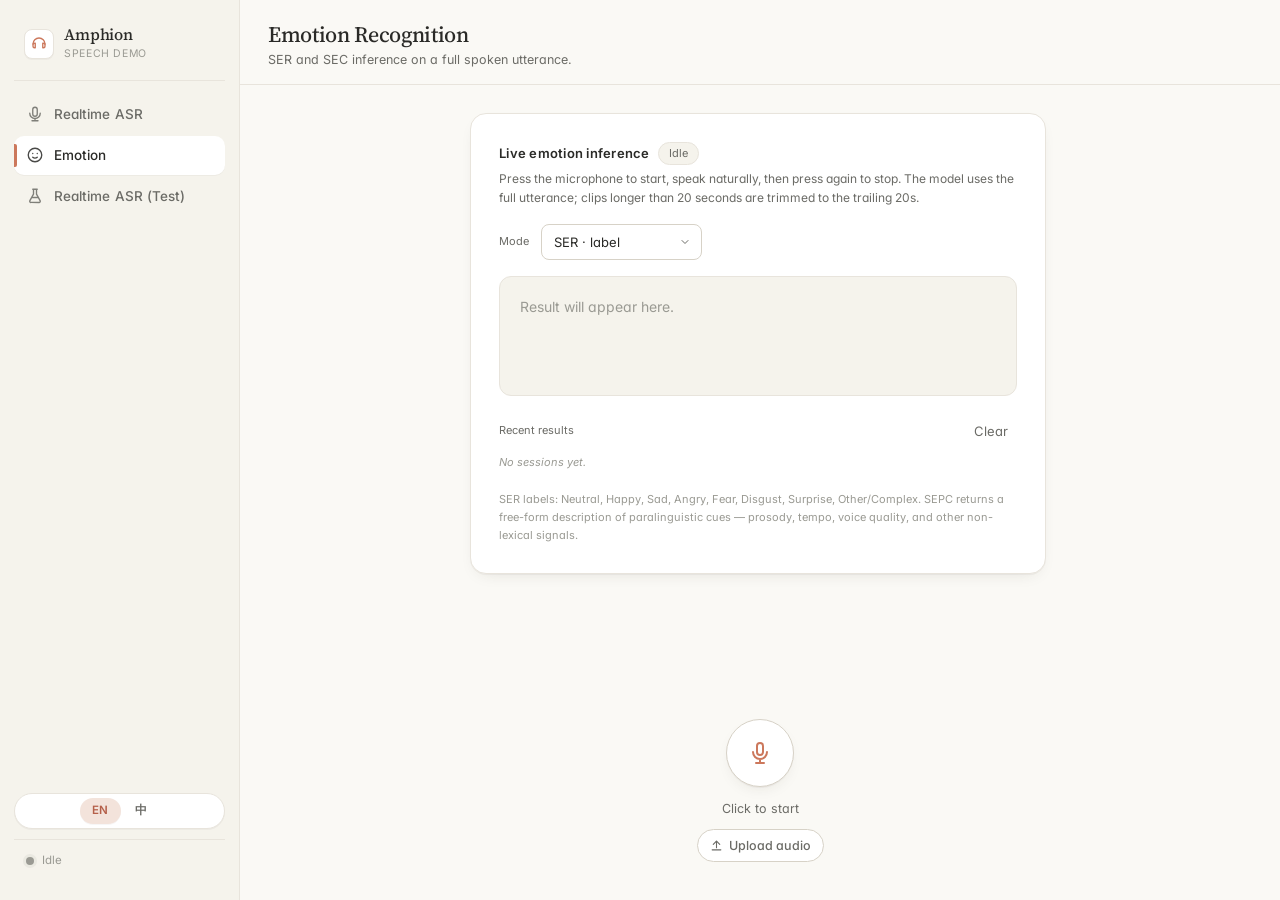
<file: frontend/emotion.html>
<!DOCTYPE html>
<html lang="en">
<head>
  <meta charset="UTF-8" />
  <meta name="viewport" content="width=device-width, initial-scale=1.0" />
  <title data-i18n-doc-title="emotion.titleTag" data-i18n="emotion.titleTag">Amphion Emotion Demo</title>
  <link rel="preconnect" href="https://fonts.googleapis.com" />
  <link rel="preconnect" href="https://fonts.gstatic.com" crossorigin />
  <link
    href="https://fonts.googleapis.com/css2?family=Inter:wght@300;400;500;600&family=Source+Serif+4:wght@400;500;600&display=swap"
    rel="stylesheet"
  />
  <!-- Pre-compiled Tailwind utilities (see scripts/build_tailwind.sh).
       Loaded before style.css so our custom rules win on equal specificity. -->
  <link rel="stylesheet" href="tailwind.css" />
  <link rel="stylesheet" href="style.css" />
</head>
<body data-page="emotion">
  <div class="app-shell">
    <!-- Sidebar is injected by sidebar.js -->
    <main class="app-main">
      <header class="page-header">
        <div>
          <h1 class="page-title" data-i18n="emotion.title">Emotion Recognition</h1>
          <p class="page-sub" data-i18n="emotion.subtitle">SER and SEC inference on a full spoken utterance.</p>
        </div>
      </header>

      <div class="page-content">
        <div class="flex-1 min-h-0 flex flex-col">

          <!-- Scrollable content area: mode + result + history -->
          <div class="flex-1 min-h-0 overflow-y-auto pr-1 pb-2 flex flex-col items-center">
            <div class="w-full max-w-xl paper-card p-6 sm:p-7 mt-2">

              <div class="flex items-start justify-between gap-4 mb-4">
                <div>
                  <div class="flex items-center gap-2">
                    <span class="text-[13px] font-semibold" style="letter-spacing:0.02em"
                          data-i18n="emotion.live.title">Live emotion inference</span>
                    <span id="emotion-status" class="status-pill" data-state="idle">Idle</span>
                    <span id="emotion-live-dot" class="emotion-live-dot" aria-hidden="true"></span>
                  </div>
                  <p class="text-xs text-muted mt-1 leading-relaxed" data-i18n="emotion.live.tip">
                    Press the microphone to start, speak naturally, then press again to stop.
                    The model uses the full utterance; clips longer than 20 seconds are trimmed
                    to the trailing 20s.
                  </p>
                </div>
              </div>

              <div class="flex flex-wrap items-center gap-3 mb-4">
                <label for="emotion-mode" class="text-[11px] text-muted" data-i18n="emotion.mode.label">Mode</label>
                <select id="emotion-mode" class="asr-lang-select"
                        data-i18n-attr-aria-label="emotion.mode.aria"
                        aria-label="Emotion task mode">
                  <option value="ser" data-i18n-html="emotion.mode.option.ser.html">SER &middot; label</option>
                  <option value="sepc" data-i18n-html="emotion.mode.option.sepc.html">SEPC &middot; description</option>
                </select>
              </div>

              <div id="emotion-result"
                   class="rounded-xl border p-5 text-sm min-h-[120px]"
                   style="border-color:var(--line); background:var(--paper-sunk); color:var(--ink)">
                <span class="text-faint" data-i18n="emotion.result.placeholder">Result will appear here.</span>
              </div>

              <div class="mt-5">
                <div class="flex items-center justify-between text-[11px] text-muted mb-2">
                  <span data-i18n="emotion.history.title">Recent results</span>
                  <button id="emotion-history-clear" class="btn-ghost !px-2 !py-1"
                          data-i18n="emotion.history.clear">Clear</button>
                </div>
                <ul id="emotion-history" class="space-y-2 max-h-48 overflow-y-auto pr-1">
                  <li class="text-[11px] text-faint italic" data-i18n="emotion.history.empty">No sessions yet.</li>
                </ul>
              </div>

              <div class="mt-5 text-[11px] text-faint leading-relaxed" data-i18n="emotion.labels.note">
                SER labels: Neutral, Happy, Sad, Angry, Fear, Disgust, Surprise, Other/Complex.
                SEPC returns a free-form description of paralinguistic cues — prosody,
                tempo, voice quality, and other non-lexical signals.
              </div>
            </div>
          </div>

          <!-- Mic area: placement and markup mirror index.html so the
               .mic-btn element shares its view-transition-name across pages. -->
          <div class="flex-shrink-0 flex flex-col items-center pb-4 pt-2">
            <div class="mic-btn-wrapper">
              <div class="pulse-ring"></div>
              <div class="pulse-ring"></div>
              <div class="pulse-ring"></div>
              <button id="emotion-btn" class="mic-btn" type="button"
                      data-i18n-attr-aria-label="emotion.btn.aria"
                      aria-label="Toggle emotion recording">
                <svg id="emotion-mic-icon" class="w-6 h-6" fill="none" stroke="currentColor" viewBox="0 0 24 24">
                  <path stroke-linecap="round" stroke-linejoin="round" stroke-width="2"
                        d="M19 11a7 7 0 01-7 7m0 0a7 7 0 01-7-7m7 7v4m0 0H8m4 0h4m-4-8a3 3 0 01-3-3V5a3 3 0 116 0v6a3 3 0 01-3 3z"/>
                </svg>
              </button>
            </div>
            <p id="emotion-btn-text" class="mic-status-label" data-i18n="emotion.btn.start">Click to start</p>
            <div class="upload-row">
              <input id="upload-input" type="file" accept="audio/*" hidden />
              <button id="upload-btn" class="btn-upload" type="button"
                      data-i18n-attr-aria-label="emotion.upload.aria"
                      aria-label="Upload audio file">
                <svg class="upload-icon" viewBox="0 0 24 24" fill="none" stroke="currentColor"
                     stroke-width="2" stroke-linecap="round" stroke-linejoin="round" aria-hidden="true">
                  <path d="M12 16V4"/>
                  <path d="M6 10l6-6 6 6"/>
                  <path d="M4 20h16"/>
                </svg>
                <span class="btn-upload-label" data-i18n="emotion.upload.label">Upload audio</span>
              </button>
              <span id="upload-status" class="upload-status" hidden></span>
            </div>
          </div>

        </div>
      </div>
    </main>
  </div>

  <script src="i18n.js"></script>
  <!-- All three demo pages share the same SPA shell, so every entry
       HTML loads every page module. The router (router.js) decides
       which one to mount based on body[data-page]. -->
  <script src="audio-upload.js"></script>
  <script src="streaming-text.js"></script>
  <script src="app.js"></script>
  <script src="emotion-app.js"></script>
  <script src="app-test.js"></script>
  <script src="sidebar.js"></script>
  <script src="router.js"></script>
</body>
</html>
</file>
<file: frontend/style.css>
/* ============================================================
   Amphion Demo · Claude-style "paper" light theme
   ============================================================ */

/* -------------------- Design tokens -------------------- */
:root {
  --paper: #FAF9F5;
  --paper-sunk: #F5F3EC;
  --paper-elev: #FFFFFF;

  --ink: #2A2A27;
  --ink-mute: #6B6B66;
  --ink-faint: #9A9A93;
  --ink-ghost: rgba(42, 42, 39, 0.08);

  --line: #E8E4DC;
  --line-soft: #F1EDE5;
  --line-strong: #D7D2C7;

  --accent: #CC785C;
  --accent-deep: #B5604A;
  --accent-soft: #F3E3DB;
  --accent-ghost: rgba(204, 120, 92, 0.12);

  --ok: #6F8F6B;
  --ok-soft: #E4EEDF;
  --warn: #B58A3B;
  --warn-soft: #F2E6C8;
  --danger: #B4504A;
  --danger-soft: #F3DAD7;
  --info: #4F7C9A;
  --info-soft: #DCE7EF;

  --shadow-xs: 0 1px 0 rgba(52, 44, 30, 0.04);
  --shadow-sm: 0 1px 2px rgba(52, 44, 30, 0.05);
  --shadow-md: 0 6px 18px -10px rgba(52, 44, 30, 0.18),
               0 1px 0 rgba(52, 44, 30, 0.04);
  --shadow-lg: 0 14px 36px -18px rgba(52, 44, 30, 0.22),
               0 1px 0 rgba(52, 44, 30, 0.04);

  --radius-sm: 8px;
  --radius-md: 12px;
  --radius-lg: 16px;
  --radius-xl: 20px;

  --font-sans: 'Inter', ui-sans-serif, system-ui, -apple-system, 'Segoe UI',
               sans-serif;
  --font-serif: ui-serif, 'Source Serif 4', 'Source Serif Pro', Georgia, Cambria,
                'Times New Roman', Times, serif;

  --sidebar-w: 240px;
}

/* -------------------- Base -------------------- */
*,
*::before,
*::after {
  box-sizing: border-box;
}

html,
body {
  margin: 0;
  padding: 0;
}

body {
  min-height: 100vh;
  background: var(--paper);
  color: var(--ink);
  font-family: var(--font-sans);
  font-feature-settings: 'ss01', 'cv11';
  -webkit-font-smoothing: antialiased;
  -moz-osx-font-smoothing: grayscale;
  line-height: 1.55;
  overflow: hidden;
}

::selection {
  background: var(--accent-ghost);
  color: var(--ink);
}

h1,
h2,
h3 {
  font-family: var(--font-serif);
  font-weight: 500;
  letter-spacing: -0.01em;
  color: var(--ink);
}

a {
  color: inherit;
}

button {
  font-family: inherit;
}

/* -------------------- App shell -------------------- */
.app-shell {
  display: flex;
  min-height: 100vh;
  height: 100vh;
  width: 100%;
}

.app-main {
  flex: 1 1 auto;
  min-width: 0;
  min-height: 0;
  display: flex;
  flex-direction: column;
  position: relative;
}

/* -------------------- Sidebar -------------------- */
.app-sidebar {
  flex: 0 0 var(--sidebar-w);
  width: var(--sidebar-w);
  height: 100vh;
  position: sticky;
  top: 0;
  display: flex;
  flex-direction: column;
  padding: 22px 14px 18px;
  background: var(--paper-sunk);
  border-right: 1px solid var(--line);
  z-index: 10;
}

.app-brand {
  display: flex;
  align-items: center;
  gap: 10px;
  padding: 4px 10px 18px;
  border-bottom: 1px solid var(--line);
  margin-bottom: 12px;
}

.app-brand-logo {
  width: 30px;
  height: 30px;
  border-radius: 8px;
  background: var(--paper-elev);
  border: 1px solid var(--line);
  display: flex;
  align-items: center;
  justify-content: center;
  color: var(--accent);
  box-shadow: var(--shadow-xs);
}

.app-brand-title {
  font-family: var(--font-serif);
  font-size: 16px;
  font-weight: 500;
  letter-spacing: -0.01em;
  line-height: 1.1;
}

.app-brand-sub {
  font-size: 10.5px;
  color: var(--ink-faint);
  letter-spacing: 0.06em;
  text-transform: uppercase;
  margin-top: 2px;
}

.app-nav {
  display: flex;
  flex-direction: column;
  gap: 2px;
  flex: 1 1 auto;
  min-height: 0;
  overflow-y: auto;
  padding: 2px 0;
}

.app-nav-item {
  display: flex;
  align-items: center;
  gap: 10px;
  padding: 9px 12px;
  border-radius: 10px;
  color: var(--ink-mute);
  text-decoration: none;
  font-size: 13.5px;
  font-weight: 500;
  letter-spacing: 0.005em;
  position: relative;
  transition:
    color 0.18s ease,
    background-color 0.18s ease;
}

.app-nav-item:hover {
  color: var(--ink);
  background: rgba(42, 42, 39, 0.04);
}

.app-nav-item.is-active {
  color: var(--ink);
  background: var(--paper-elev);
  box-shadow: var(--shadow-xs);
}

.app-nav-item.is-active::before {
  content: '';
  position: absolute;
  left: 0;
  top: 8px;
  bottom: 8px;
  width: 3px;
  border-radius: 0 2px 2px 0;
  background: var(--accent);
}

.app-nav-item .app-nav-icon {
  width: 18px;
  height: 18px;
  flex-shrink: 0;
  color: currentColor;
  opacity: 0.85;
}

.app-sidebar-foot {
  margin-top: 10px;
  padding: 12px;
  border-top: 1px solid var(--line);
  display: flex;
  align-items: center;
  gap: 8px;
  font-size: 11.5px;
  color: var(--ink-faint);
}

.app-conn-dot {
  width: 8px;
  height: 8px;
  border-radius: 50%;
  background: var(--ink-faint);
  box-shadow: 0 0 0 3px rgba(154, 154, 147, 0.12);
  transition:
    background-color 0.24s ease,
    box-shadow 0.24s ease;
  flex-shrink: 0;
}

.app-conn-dot[data-state='ready'],
.app-conn-dot[data-state='connected'] {
  background: var(--ok);
  box-shadow: 0 0 0 3px rgba(111, 143, 107, 0.18);
}

.app-conn-dot[data-state='pending'],
.app-conn-dot[data-state='listening'],
.app-conn-dot[data-state='analyzing'],
.app-conn-dot[data-state='busy'] {
  background: var(--accent);
  box-shadow: 0 0 0 3px rgba(204, 120, 92, 0.18);
}

.app-conn-dot[data-state='error'] {
  background: var(--danger);
  box-shadow: 0 0 0 3px rgba(180, 80, 74, 0.18);
}

.app-conn-label {
  white-space: nowrap;
  overflow: hidden;
  text-overflow: ellipsis;
}

/* -------------------- Language toggle -------------------- */
.app-lang-toggle {
  margin-top: 10px;
  padding: 4px;
  display: inline-flex;
  align-self: stretch;
  align-items: center;
  justify-content: center;
  gap: 2px;
  background: var(--paper-elev);
  border: 1px solid var(--line);
  border-radius: 999px;
  box-shadow: var(--shadow-xs);
}

.app-lang-btn {
  appearance: none;
  -webkit-appearance: none;
  border: none;
  background: transparent;
  color: var(--ink-mute);
  font-family: inherit;
  font-size: 11.5px;
  font-weight: 600;
  letter-spacing: 0.04em;
  padding: 4px 12px;
  min-width: 36px;
  border-radius: 999px;
  cursor: pointer;
  transition:
    color 0.18s ease,
    background-color 0.18s ease;
}

.app-lang-btn:hover {
  color: var(--ink);
}

.app-lang-btn.is-active {
  background: var(--accent-soft);
  color: var(--accent-deep);
  box-shadow: var(--shadow-xs);
}

.app-lang-btn:focus-visible {
  outline: 2px solid var(--accent);
  outline-offset: 1px;
}

/* -------------------- Page header -------------------- */
.page-header {
  padding: 22px 28px 14px;
  border-bottom: 1px solid var(--line);
  display: flex;
  align-items: flex-end;
  justify-content: space-between;
  gap: 16px;
  flex-shrink: 0;
}

.page-title {
  font-family: var(--font-serif);
  font-size: 22px;
  font-weight: 500;
  line-height: 1.1;
  letter-spacing: -0.015em;
}

.page-sub {
  font-size: 12.5px;
  color: var(--ink-mute);
  margin-top: 4px;
}

.page-content {
  flex: 1 1 auto;
  min-height: 0;
  display: flex;
  flex-direction: column;
  padding: 20px 28px 22px;
  overflow: hidden;
}

/* -------------------- Cards -------------------- */
.glass-card,
.paper-card {
  background: var(--paper-elev);
  border: 1px solid var(--line);
  border-radius: var(--radius-lg);
  box-shadow: var(--shadow-md);
}

/* -------------------- Chat bubbles (Claude-style) -------------------- */
#chat-area {
  scroll-behavior: smooth;
  overscroll-behavior-y: contain;
  scrollbar-color: var(--line-strong) transparent;
  scrollbar-width: thin;
}

#chat-area::-webkit-scrollbar {
  width: 8px;
}

#chat-area::-webkit-scrollbar-track {
  background: transparent;
}

#chat-area::-webkit-scrollbar-thumb {
  background: var(--line-strong);
  border-radius: 4px;
}

#chat-area::-webkit-scrollbar-thumb:hover {
  background: var(--ink-faint);
}

.chat-row {
  display: flex;
  margin-bottom: 14px;
}

.chat-row-user {
  justify-content: flex-end;
}

.chat-row-ai {
  justify-content: flex-start;
}

.chat-bubble {
  border-radius: var(--radius-lg);
  max-width: min(86%, 680px);
  padding: 12px 14px;
  font-size: 14px;
  color: var(--ink);
}

.chat-bubble-user {
  max-width: 78%;
  background: var(--paper-sunk);
  border: 1px solid var(--line);
  border-top-right-radius: 6px;
  color: var(--ink);
  box-shadow: var(--shadow-xs);
}

.chat-bubble-ai {
  background: transparent;
  border: none;
  padding: 4px 2px 6px;
  color: var(--ink);
  position: relative;
  overflow: hidden;
}

.chat-bubble-ai.ai-processing::after {
  content: '';
  position: absolute;
  left: 2px;
  right: 2px;
  bottom: -2px;
  height: 1px;
  background: linear-gradient(
    90deg,
    transparent 0%,
    var(--accent) 40%,
    var(--accent) 60%,
    transparent 100%
  );
  background-size: 220% 100%;
  animation: ai-processing-flow 1.6s linear infinite;
  opacity: 0.7;
}

@keyframes ai-processing-flow {
  0% {
    background-position: 180% 0;
  }
  100% {
    background-position: -80% 0;
  }
}

.chat-avatar {
  width: 28px;
  height: 28px;
  border-radius: 999px;
  border: 1px solid var(--line);
  background: var(--paper-elev);
  color: var(--accent);
  display: flex;
  align-items: center;
  justify-content: center;
  box-shadow: var(--shadow-xs);
}

.chat-avatar svg {
  color: var(--accent);
}

.chat-bubble-user .user-voice-label {
  color: var(--ink);
  font-weight: 500;
}

.chat-bubble-user svg {
  color: var(--ink-mute);
}

.waveform-bar {
  background: var(--accent);
  opacity: 0.7;
  width: 3px;
  border-radius: 999px;
}

.chat-bubble-float {
  animation: bubble-float-in 0.32s cubic-bezier(0.2, 0.72, 0.2, 1);
}

@keyframes bubble-float-in {
  0% {
    opacity: 0;
    transform: translateY(6px);
  }
  100% {
    opacity: 1;
    transform: translateY(0);
  }
}

.chat-bubble-discard {
  animation: bubble-discard 0.3s cubic-bezier(0.4, 0, 1, 1) forwards;
  overflow: hidden;
}

@keyframes bubble-discard {
  0% {
    opacity: 1;
    max-height: 120px;
  }
  100% {
    opacity: 0;
    max-height: 0;
    margin-top: 0;
    margin-bottom: 0;
    padding-top: 0;
    padding-bottom: 0;
  }
}

.hotword-hit {
  display: inline;
  padding: 0 4px;
  margin: 0 1px;
  border-radius: 5px;
  color: var(--accent-deep);
  background: var(--accent-soft);
  border: 1px solid rgba(204, 120, 92, 0.24);
}

/* -------------------- Streaming text crossfade --------------------
   Each update of a streaming bubble inserts a new ``.text-frame`` layer
   that fades in while the previous layer fades out on top of it. Both
   layers live in the same CSS Grid cell so the paragraph's height /
   width is determined by the union of the two during the swap, then
   relaxes to the new layer once the leaving frame is removed.

   This is intentionally simpler than per-character diffing — see the
   companion comment in frontend/streaming-text.js for the rationale.
   The trade-off is that unchanged glyphs also briefly re-fade on every
   partial, but the visual result is a calm crossfade rather than a
   busy left-to-right wave that draws the eye away from the content. */
.bubble-text {
  display: inline-grid;
  white-space: pre-wrap;
  word-break: break-word;
}

.bubble-text > .text-frame {
  /* Stack every layer in the same cell so they overlap pixel-perfectly
     during the crossfade window. */
  grid-column: 1;
  grid-row: 1;
  white-space: pre-wrap;
  word-break: break-word;
  line-height: inherit;
}

.bubble-text > .text-frame.is-current {
  animation: text-frame-in 0.32s ease-out;
}

.bubble-text > .text-frame.is-leaving {
  /* ``forwards`` keeps opacity at 0 between the animation finishing and
     the JS cleanup yanking the node, so we never see a single-frame
     flash of the leaving text after its fade completes. */
  pointer-events: none;
  animation: text-frame-out 0.28s ease-in forwards;
}

/* Hotword highlight applied to runs inside the final ``is-current``
   layer. ``applyHotwordHighlights`` rewrites the layer's innerHTML to
   wrap matching substrings in ``<mark class="is-hotword">``; we strip
   the browser's default yellow ``mark`` styling and reapply the brand
   accent palette. Each match is one continuous element so we don't
   need the per-char ``:has``-based boundary rules the diff version
   relied on. */
.bubble-text .is-hotword,
.bubble-text mark.is-hotword {
  color: var(--accent-deep);
  background: var(--accent-soft);
  font-weight: 500;
  /* tiny vertical breathing room via box-shadow inset rather than
     padding so the glyph baseline doesn't shift */
  box-shadow: inset 0 -1px 0 rgba(181, 96, 74, 0.35);
  border-radius: 4px;
  padding: 0 2px;
}

@keyframes text-frame-in {
  from { opacity: 0; }
  to   { opacity: 1; }
}

@keyframes text-frame-out {
  from { opacity: 1; }
  to   { opacity: 0; }
}

@media (prefers-reduced-motion: reduce) {
  /* Honour the OS-level "reduce motion" preference: snap text in / out
     instantly so users sensitive to motion still see updated bubbles
     without any visible transition. */
  .bubble-text > .text-frame.is-current,
  .bubble-text > .text-frame.is-leaving {
    animation-duration: 0.001s;
  }
}

/* -------------------- Shimmer -------------------- */
.shimmer-line {
  background: linear-gradient(
    90deg,
    var(--line-soft) 0%,
    rgba(232, 228, 220, 0.4) 50%,
    var(--line-soft) 100%
  );
  background-size: 200% 100%;
  border-radius: 4px;
  animation: shimmer 1.6s ease-in-out infinite;
}

@keyframes shimmer {
  0% {
    background-position: 200% 0;
  }
  100% {
    background-position: -200% 0;
  }
}

/* -------------------- Mic button -------------------- */
.mic-btn-wrapper {
  position: relative;
  display: flex;
  align-items: center;
  justify-content: center;
}

.pulse-ring {
  position: absolute;
  width: 72px;
  height: 72px;
  border-radius: 50%;
  border: 1.5px solid var(--accent);
  opacity: 0;
  pointer-events: none;
  transition: opacity 0.3s ease;
}

.pulse-ring.active {
  opacity: 0.5;
  animation: pulse-expand 2.2s ease-out infinite;
}

.pulse-ring.active:nth-child(2),
.pulse-ring.active:nth-child(3) {
  display: none;
}

@keyframes pulse-expand {
  0% {
    transform: scale(1);
    opacity: 0.45;
  }
  100% {
    transform: scale(1.85);
    opacity: 0;
  }
}

.mic-btn {
  width: 68px;
  height: 68px;
  border-radius: 50%;
  border: 1.5px solid var(--line-strong);
  cursor: pointer;
  background: var(--paper-elev);
  color: var(--accent);
  display: flex;
  align-items: center;
  justify-content: center;
  box-shadow: var(--shadow-md);
  transition:
    transform 0.22s ease,
    box-shadow 0.22s ease,
    border-color 0.22s ease,
    background-color 0.22s ease,
    color 0.22s ease;
  position: relative;
  z-index: 1;
}

.mic-btn:hover:not([disabled]) {
  transform: scale(1.05);
  border-color: var(--accent);
  box-shadow: var(--shadow-lg);
}

.mic-btn:active:not([disabled]) {
  transform: scale(0.97);
}

.mic-btn[disabled] {
  opacity: 0.5;
  cursor: not-allowed;
}

.mic-btn.recording {
  background: var(--accent);
  border-color: var(--accent-deep);
  color: var(--paper-elev);
  box-shadow:
    0 10px 28px -12px rgba(204, 120, 92, 0.55),
    0 1px 0 rgba(52, 44, 30, 0.04);
  animation: mic-breathe 1.8s ease-in-out infinite;
}

@keyframes mic-breathe {
  0%, 100% {
    box-shadow:
      0 10px 24px -14px rgba(204, 120, 92, 0.5),
      0 0 0 0 rgba(204, 120, 92, 0.18);
  }
  50% {
    box-shadow:
      0 14px 28px -14px rgba(204, 120, 92, 0.6),
      0 0 0 10px rgba(204, 120, 92, 0.06);
  }
}

#mic-status,
.mic-status-label {
  font-size: 12.5px;
  color: var(--ink-mute);
  margin-top: 12px;
}

/* -------------------- Replay button --------------------
   ``.bubble-replay-slot`` is the placeholder rendered into the bubble
   skeleton from page load. It MUST occupy the exact box the eventual
   ``.replay-btn`` will take so the moment the final response arrives
   and ``applyReplayButton`` swaps the placeholder for a real button,
   no width is added to the flex row and the wrapped text doesn't
   reflow. The button itself layers ``.replay-btn`` on top of the same
   ``.bubble-replay-slot`` class, so its own width/margin rule wins for
   the visual chrome (border, background, hover) while the slot rule
   keeps the reserved geometry consistent across both states. */
.bubble-replay-slot {
  display: inline-flex;
  width: 22px;
  height: 22px;
  margin-left: 4px;
  flex-shrink: 0;
  vertical-align: middle;
}

.replay-btn {
  display: inline-flex;
  align-items: center;
  justify-content: center;
  width: 22px;
  height: 22px;
  border-radius: 50%;
  border: 1px solid var(--line-strong);
  background: var(--paper-elev);
  color: var(--ink-mute);
  cursor: pointer;
  transition: all 0.18s ease;
  padding: 0;
  flex-shrink: 0;
  margin-left: 4px;
}

.replay-btn:hover {
  background: var(--accent-soft);
  color: var(--accent-deep);
  border-color: var(--accent);
  transform: scale(1.08);
}

.replay-btn.is-playing {
  color: var(--accent-deep);
  border-color: var(--accent);
  background: var(--accent-soft);
  animation: replay-pulse 1s ease-in-out infinite;
}

@keyframes replay-pulse {
  0%, 100% { opacity: 1; }
  50% { opacity: 0.65; }
}

/* -------------------- Status pills -------------------- */
.status-pill {
  font-size: 11px;
  padding: 2px 10px;
  border-radius: 999px;
  border: 1px solid var(--line);
  background: var(--paper-sunk);
  color: var(--ink-mute);
  display: inline-flex;
  align-items: center;
  gap: 5px;
}

.status-pill[data-state='ready'],
.status-pill[data-state='synced'] {
  border-color: rgba(111, 143, 107, 0.4);
  background: var(--ok-soft);
  color: var(--ok);
}

.status-pill[data-state='listening'],
.status-pill[data-state='recording'],
.status-pill[data-state='analyzing'],
.status-pill[data-state='busy'],
.status-pill[data-state='pending'] {
  border-color: rgba(204, 120, 92, 0.4);
  background: var(--accent-soft);
  color: var(--accent-deep);
}

.status-pill[data-state='done'] {
  border-color: rgba(111, 143, 107, 0.4);
  background: var(--ok-soft);
  color: var(--ok);
}

.status-pill[data-state='error'] {
  border-color: rgba(180, 80, 74, 0.4);
  background: var(--danger-soft);
  color: var(--danger);
}

.status-pill[data-state='offline'],
.status-pill[data-state='waiting'] {
  border-color: rgba(181, 138, 59, 0.38);
  background: var(--warn-soft);
  color: var(--warn);
}

/* -------------------- Inputs -------------------- */
.hotword-input,
.hotword-textarea {
  background: var(--paper-elev);
  border: 1px solid var(--line-strong);
  border-radius: var(--radius-sm);
  color: var(--ink);
  caret-color: var(--accent);
  padding: 8px 12px;
  outline: none;
  font-size: 14px;
  transition:
    border-color 0.2s ease,
    box-shadow 0.2s ease,
    background-color 0.2s ease;
}

.hotword-textarea {
  padding: 10px 12px;
  line-height: 1.5;
  resize: vertical;
  min-height: 84px;
}

.hotword-input:focus,
.hotword-textarea:focus {
  border-color: var(--accent);
  box-shadow: 0 0 0 3px var(--accent-ghost);
}

.hotword-input::placeholder,
.hotword-textarea::placeholder {
  color: var(--ink-faint);
}

.asr-lang-select {
  background: var(--paper-elev);
  border: 1px solid var(--line-strong);
  border-radius: var(--radius-sm);
  color: var(--ink);
  padding: 7px 32px 7px 12px;
  outline: none;
  font-size: 13px;
  cursor: pointer;
  transition:
    border-color 0.2s ease,
    box-shadow 0.2s ease;
  appearance: none;
  -webkit-appearance: none;
  background-image: url("data:image/svg+xml,%3Csvg xmlns='http://www.w3.org/2000/svg' width='12' height='12' viewBox='0 0 24 24' fill='none' stroke='%236B6B66' stroke-width='2' stroke-linecap='round' stroke-linejoin='round'%3E%3Cpolyline points='6 9 12 15 18 9'/%3E%3C/svg%3E");
  background-repeat: no-repeat;
  background-position: right 10px center;
}

.asr-lang-select:focus {
  border-color: var(--accent);
  box-shadow: 0 0 0 3px var(--accent-ghost);
}

.asr-lang-select option {
  background: var(--paper-elev);
  color: var(--ink);
}

/* -------------------- Generic buttons -------------------- */
.btn-primary {
  padding: 8px 16px;
  border-radius: var(--radius-sm);
  border: 1px solid var(--accent);
  background: var(--accent);
  color: var(--paper-elev);
  font-size: 13.5px;
  font-weight: 500;
  cursor: pointer;
  transition:
    background-color 0.18s ease,
    border-color 0.18s ease,
    transform 0.18s ease;
}

.btn-primary:hover:not(:disabled) {
  background: var(--accent-deep);
  border-color: var(--accent-deep);
}

.btn-primary:active:not(:disabled) {
  transform: translateY(1px);
}

.btn-primary:disabled {
  opacity: 0.5;
  cursor: not-allowed;
}

.btn-secondary {
  padding: 8px 14px;
  border-radius: var(--radius-sm);
  border: 1px solid var(--line-strong);
  background: var(--paper-elev);
  color: var(--ink);
  font-size: 13.5px;
  font-weight: 500;
  cursor: pointer;
  transition:
    background-color 0.18s ease,
    border-color 0.18s ease,
    color 0.18s ease;
}

.btn-secondary:hover:not(:disabled) {
  background: var(--paper-sunk);
  border-color: var(--ink-faint);
}

.btn-ghost {
  padding: 7px 12px;
  border-radius: var(--radius-sm);
  border: 1px solid transparent;
  background: transparent;
  color: var(--ink-mute);
  font-size: 13px;
  cursor: pointer;
  transition:
    color 0.18s ease,
    background-color 0.18s ease;
}

.btn-ghost:hover:not(:disabled) {
  color: var(--ink);
  background: rgba(42, 42, 39, 0.05);
}

.btn-ghost:disabled {
  opacity: 0.5;
  cursor: not-allowed;
}

/* -------------------- Hotword pill -------------------- */
.hotword-pill {
  display: inline-flex;
  align-items: center;
  gap: 6px;
  padding: 4px 10px;
  border-radius: 999px;
  font-size: 12.5px;
  background: var(--paper-sunk);
  color: var(--ink);
  border: 1px solid var(--line);
}

.hotword-pill button {
  all: unset;
  cursor: pointer;
  color: var(--ink-faint);
  font-size: 14px;
  line-height: 1;
  transition: color 0.18s ease;
}

.hotword-pill button:hover {
  color: var(--danger);
}

/* -------------------- Hotword extract status -------------------- */
.hotword-extract-status {
  font-size: 11px;
  border-radius: 999px;
  padding: 2px 10px;
  border: 1px solid var(--line);
  background: var(--paper-sunk);
  color: var(--ink-mute);
}

.hotword-extract-status.is-loading {
  color: var(--info);
  border-color: rgba(79, 124, 154, 0.4);
  background: var(--info-soft);
}

.hotword-extract-status.is-success {
  color: var(--ok);
  border-color: rgba(111, 143, 107, 0.4);
  background: var(--ok-soft);
}

.hotword-extract-status.is-error {
  color: var(--danger);
  border-color: rgba(180, 80, 74, 0.4);
  background: var(--danger-soft);
}

#hotword-extract-btn.is-attention {
  animation: extract-btn-pulse 2.4s ease-in-out infinite;
}

@keyframes extract-btn-pulse {
  0%, 100% {
    box-shadow: 0 0 0 0 rgba(204, 120, 92, 0.0);
  }
  50% {
    box-shadow: 0 0 0 6px rgba(204, 120, 92, 0.09);
  }
}

/* -------------------- Toggle switch -------------------- */
.hotword-switch {
  display: inline-flex;
  align-items: center;
  gap: 8px;
  cursor: pointer;
  user-select: none;
  position: relative;
}

.hotword-switch input {
  position: absolute;
  opacity: 0;
  width: 0;
  height: 0;
}

.hotword-switch-track {
  position: relative;
  width: 38px;
  height: 22px;
  border-radius: 999px;
  border: 1px solid var(--line-strong);
  background: var(--paper-sunk);
  transition: background-color 0.22s ease, border-color 0.22s ease;
}

.hotword-switch-track::after {
  content: '';
  position: absolute;
  top: 2px;
  left: 2px;
  width: 16px;
  height: 16px;
  border-radius: 999px;
  background: var(--paper-elev);
  box-shadow: 0 1px 3px rgba(52, 44, 30, 0.22);
  transition: transform 0.22s ease;
}

.hotword-switch input:checked + .hotword-switch-track {
  background: var(--accent);
  border-color: var(--accent-deep);
}

.hotword-switch input:checked + .hotword-switch-track::after {
  transform: translateX(16px);
  background: var(--paper-elev);
}

.hotword-switch-label {
  letter-spacing: 0.04em;
  color: var(--ink-mute);
  font-size: 11.5px;
}

/* -------------------- Helper text -------------------- */
.text-muted {
  color: var(--ink-mute);
}

.text-faint {
  color: var(--ink-faint);
}

/* -------------------- Toggle arrow (legacy) -------------------- */
.toggle-arrow {
  transition: transform 0.3s ease;
  display: inline-block;
}

/* -------------------- Emotion "listening" dot -------------------- */
.emotion-live-dot {
  width: 10px;
  height: 10px;
  border-radius: 50%;
  background: var(--accent);
  display: inline-block;
  opacity: 0;
  transition: opacity 0.28s ease;
}

.emotion-live-dot.is-active {
  opacity: 1;
  animation: emotion-live-breathe 2s ease-in-out infinite;
}

@keyframes emotion-live-breathe {
  0%, 100% {
    opacity: 0.45;
    transform: scale(0.95);
  }
  50% {
    opacity: 1;
    transform: scale(1.05);
  }
}

/* -------------------- View transitions --------------------
   The SPA router (frontend/router.js) replaces ``<main class="app-main">``
   in place inside ``document.startViewTransition``. The sidebar lives
   outside that subtree and is therefore not part of the cross-fade —
   it just stays put. Only the contents that actually changed (the
   page header text and ``.page-content``) participate in the root
   cross-fade.

   We deliberately do NOT register a ``@view-transition`` rule here;
   that rule only matters for cross-document navigations, which the
   SPA short-circuits.
*/

::view-transition-old(root),
::view-transition-new(root) {
  animation-duration: 140ms;
  animation-timing-function: cubic-bezier(0.2, 0.72, 0.2, 1);
}

::view-transition-old(root) {
  animation-name: page-fade-out;
}

::view-transition-new(root) {
  animation-name: page-fade-in;
}

@keyframes page-fade-out {
  to {
    opacity: 0;
  }
}

@keyframes page-fade-in {
  from {
    opacity: 0;
    transform: translateY(2px);
  }
  to {
    opacity: 1;
    transform: translateY(0);
  }
}

/* -------------------- Responsive -------------------- */
@media (max-width: 768px) {
  body {
    overflow: auto;
  }

  .app-shell {
    flex-direction: column;
    height: auto;
    min-height: 100vh;
  }

  .app-sidebar {
    width: 100%;
    flex-basis: auto;
    height: auto;
    position: sticky;
    top: 0;
    padding: 10px 12px;
    border-right: none;
    border-bottom: 1px solid var(--line);
    flex-direction: row;
    align-items: center;
    gap: 10px;
    background: var(--paper-sunk);
    backdrop-filter: saturate(180%) blur(8px);
  }

  .app-brand {
    padding: 0 8px 0 4px;
    border: none;
    margin: 0;
    flex-shrink: 0;
  }

  .app-brand-text {
    display: none;
  }

  .app-nav {
    flex-direction: row;
    gap: 4px;
    padding: 0;
    overflow-x: auto;
    overflow-y: hidden;
    flex: 1 1 auto;
  }

  .app-nav-item {
    padding: 6px 10px;
    white-space: nowrap;
    font-size: 12.5px;
  }

  .app-nav-item.is-active::before {
    left: 8px;
    right: 8px;
    top: auto;
    bottom: 2px;
    width: auto;
    height: 2px;
    border-radius: 2px 2px 0 0;
  }

  .app-nav-item .app-nav-label {
    display: inline;
  }

  .app-sidebar-foot {
    margin: 0;
    padding: 0 6px;
    border: none;
    flex-shrink: 0;
  }

  .app-conn-label {
    display: none;
  }

  .app-lang-toggle {
    margin: 0;
    padding: 2px;
    align-self: center;
    flex-shrink: 0;
  }

  .app-lang-btn {
    padding: 3px 8px;
    min-width: 28px;
    font-size: 11px;
  }

  .page-header {
    padding: 16px 16px 10px;
  }

  .page-content {
    padding: 14px 16px 18px;
  }

  .mic-btn {
    width: 60px;
    height: 60px;
  }

  .pulse-ring {
    width: 60px;
    height: 60px;
  }
}

/* -------------------- Upload audio file -------------------- */
.upload-row {
  margin-top: 10px;
  display: flex;
  align-items: center;
  gap: 10px;
  flex-wrap: wrap;
  justify-content: center;
  max-width: 100%;
}

.btn-upload {
  display: inline-flex;
  align-items: center;
  gap: 6px;
  padding: 6px 12px;
  border-radius: 999px;
  border: 1px solid var(--line-strong);
  background: var(--paper-elev);
  color: var(--ink-mute);
  font-size: 12.5px;
  font-weight: 500;
  cursor: pointer;
  transition:
    background-color 0.18s ease,
    border-color 0.18s ease,
    color 0.18s ease,
    transform 0.12s ease;
}

.btn-upload:hover:not(:disabled) {
  background: var(--paper-sunk);
  border-color: var(--ink-faint);
  color: var(--ink);
}

.btn-upload:active:not(:disabled) {
  transform: translateY(1px);
}

.btn-upload:disabled {
  opacity: 0.5;
  cursor: not-allowed;
}

.btn-upload .upload-icon {
  width: 13px;
  height: 13px;
  flex-shrink: 0;
  display: inline-block;
}

.btn-upload .btn-upload-label {
  display: inline-block;
}

.enroll-upload-row {
  margin-top: 8px;
  justify-content: flex-start;
}

.upload-status {
  font-size: 11.5px;
  color: var(--ink-mute);
  letter-spacing: 0.01em;
  max-width: 260px;
  text-align: center;
}

.upload-status[data-state="info"] {
  color: var(--ink-mute);
}

.upload-status[data-state="warn"] {
  color: var(--accent-deep, #b07d2a);
}

.upload-status[data-state="success"] {
  color: var(--info, #4a7c59);
}

.upload-status[data-state="error"] {
  color: var(--danger, #b4504a);
}
</file>
